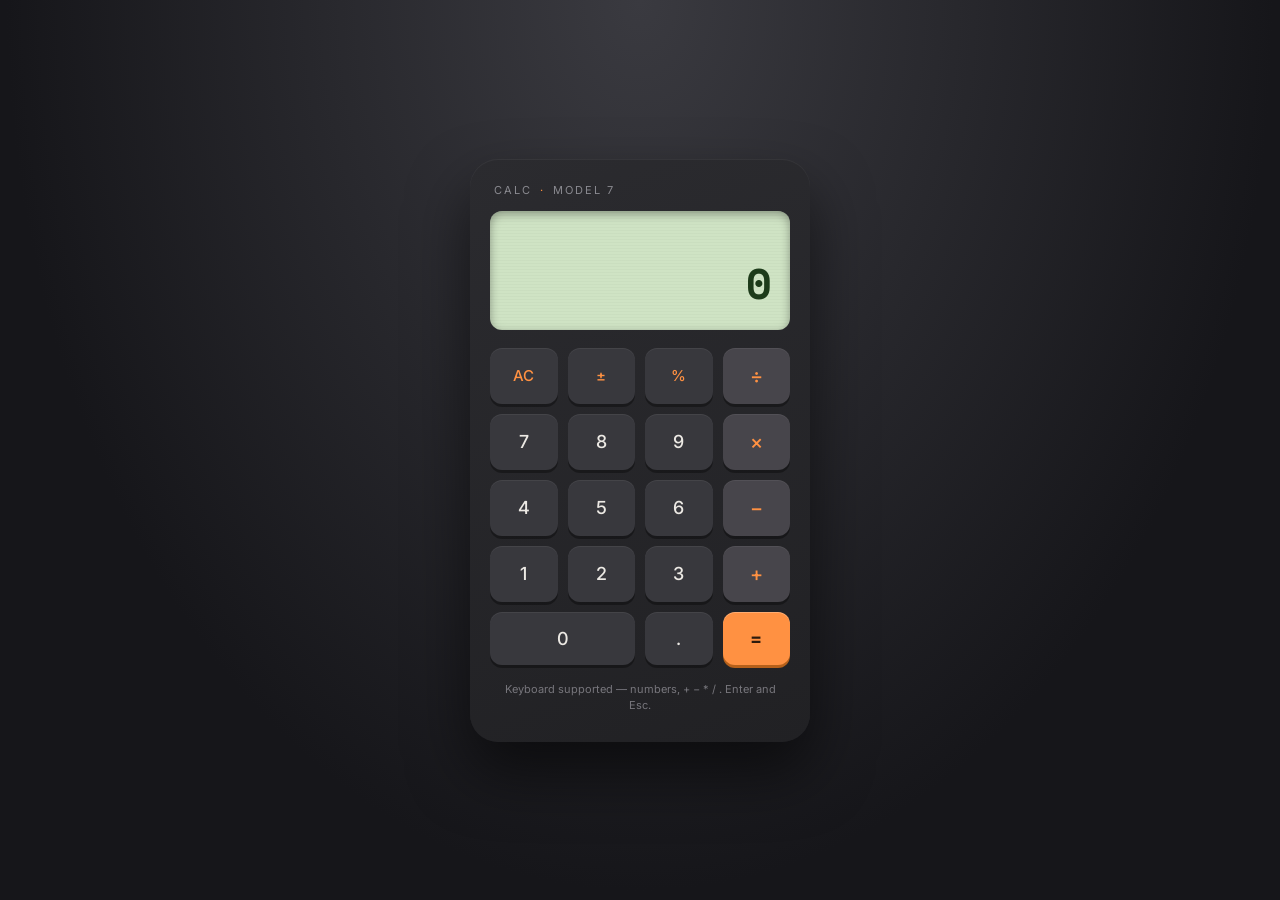
<file: CodeAlpha_Calculator/index.html>
<!DOCTYPE html>
<html lang="en">
<head>
<meta charset="UTF-8">
<meta name="viewport" content="width=device-width, initial-scale=1.0">
<title>Desk Calculator</title>
<link rel="preconnect" href="https://fonts.googleapis.com">
<link href="https://fonts.googleapis.com/css2?family=Space+Mono:wght@400;700&family=Inter:wght@500;600&display=swap" rel="stylesheet">
<link rel="stylesheet" href="style.css">
</head>
<body>
  <div class="device">
    <div class="device__brand">
      <span>CALC</span><span class="device__brand-dot">·</span><span>MODEL 7</span>
    </div>

    <div class="screen">
      <div class="screen__history" id="history">&nbsp;</div>
      <div class="screen__display" id="display">0</div>
    </div>

    <div class="keys">
      <button class="key key--fn" data-action="clear">AC</button>
      <button class="key key--fn" data-action="negate">±</button>
      <button class="key key--fn" data-action="percent">%</button>
      <button class="key key--op" data-op="÷">÷</button>

      <button class="key" data-num="7">7</button>
      <button class="key" data-num="8">8</button>
      <button class="key" data-num="9">9</button>
      <button class="key key--op" data-op="×">×</button>

      <button class="key" data-num="4">4</button>
      <button class="key" data-num="5">5</button>
      <button class="key" data-num="6">6</button>
      <button class="key key--op" data-op="−">−</button>

      <button class="key" data-num="1">1</button>
      <button class="key" data-num="2">2</button>
      <button class="key" data-num="3">3</button>
      <button class="key key--op" data-op="+">+</button>

      <button class="key key--wide" data-num="0">0</button>
      <button class="key" data-action="decimal">.</button>
      <button class="key key--equals" data-action="equals">=</button>
    </div>

    <p class="device__hint">Keyboard supported — numbers, + − * / . Enter and Esc.</p>
  </div>

<script src="script.js"></script>
</body>
</html>
</file>
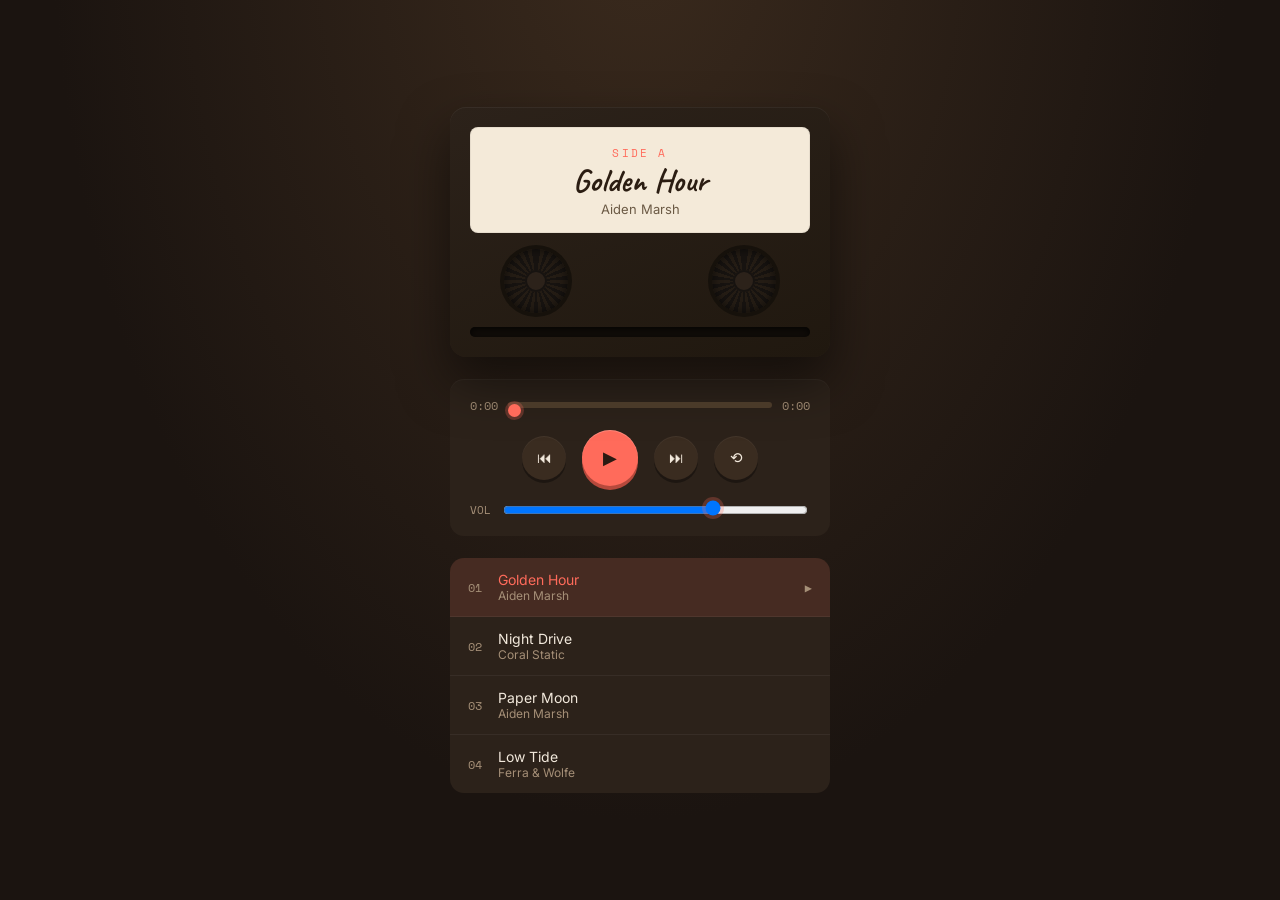
<file: CodeAlpha_MusicPlayer/index.html>
<!DOCTYPE html>
<html lang="en">
<head>
<meta charset="UTF-8">
<meta name="viewport" content="width=device-width, initial-scale=1.0">
<title>Side A — Mixtape Player</title>
<link rel="preconnect" href="https://fonts.googleapis.com">
<link href="https://fonts.googleapis.com/css2?family=Caveat:wght@600;700&family=Space+Mono:wght@400;700&family=Inter:wght@400;500;600&display=swap" rel="stylesheet">
<link rel="stylesheet" href="style.css">
</head>
<body>

<div class="player">

  <div class="cassette">
    <div class="cassette__shell">
      <div class="cassette__label">
        <span class="cassette__side">SIDE A</span>
        <h1 class="cassette__title" id="trackTitle">Golden Hour</h1>
        <p class="cassette__artist" id="trackArtist">Aiden Marsh</p>
      </div>
      <div class="cassette__reels">
        <div class="reel" id="reelLeft"><div class="reel__hub"></div></div>
        <div class="reel" id="reelRight"><div class="reel__hub"></div></div>
      </div>
      <div class="cassette__window"></div>
    </div>
  </div>

  <div class="deck">
    <div class="counter">
      <span id="timeElapsed">0:00</span>
      <div class="counter__track">
        <input type="range" id="seek" min="0" max="100" value="0" step="0.1">
        <div class="counter__fill" id="seekFill"></div>
      </div>
      <span id="timeTotal">0:00</span>
    </div>

    <div class="controls">
      <button class="ctrl-btn" id="prevBtn" aria-label="Previous track">⏮</button>
      <button class="ctrl-btn ctrl-btn--play" id="playBtn" aria-label="Play">▶</button>
      <button class="ctrl-btn" id="nextBtn" aria-label="Next track">⏭</button>
      <button class="ctrl-btn ctrl-btn--toggle" id="loopBtn" aria-label="Toggle loop">⟲</button>
    </div>

    <div class="volume">
      <span>VOL</span>
      <input type="range" id="volume" min="0" max="1" step="0.01" value="0.7">
    </div>
  </div>

  <ol class="playlist" id="playlist"></ol>

  <audio id="audio"></audio>
</div>

<script src="script.js"></script>
</body>
</html>
</file>
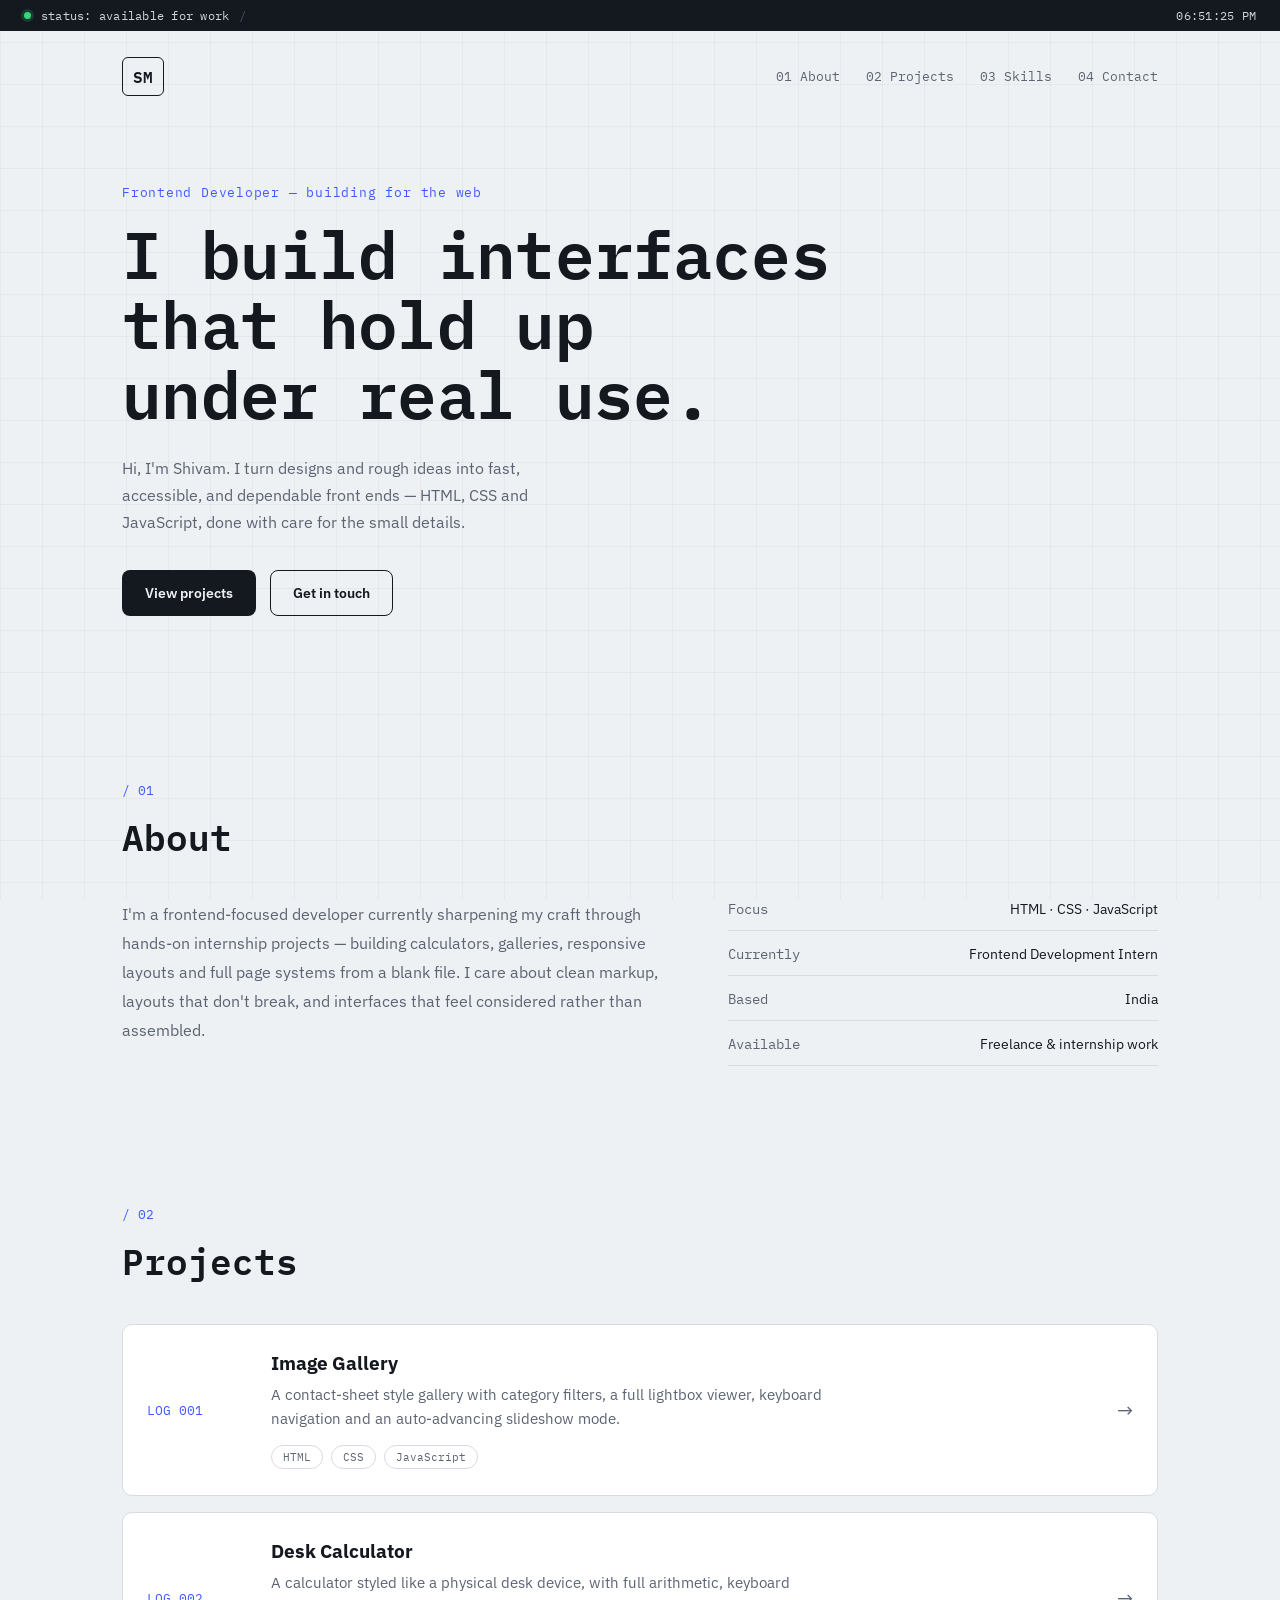
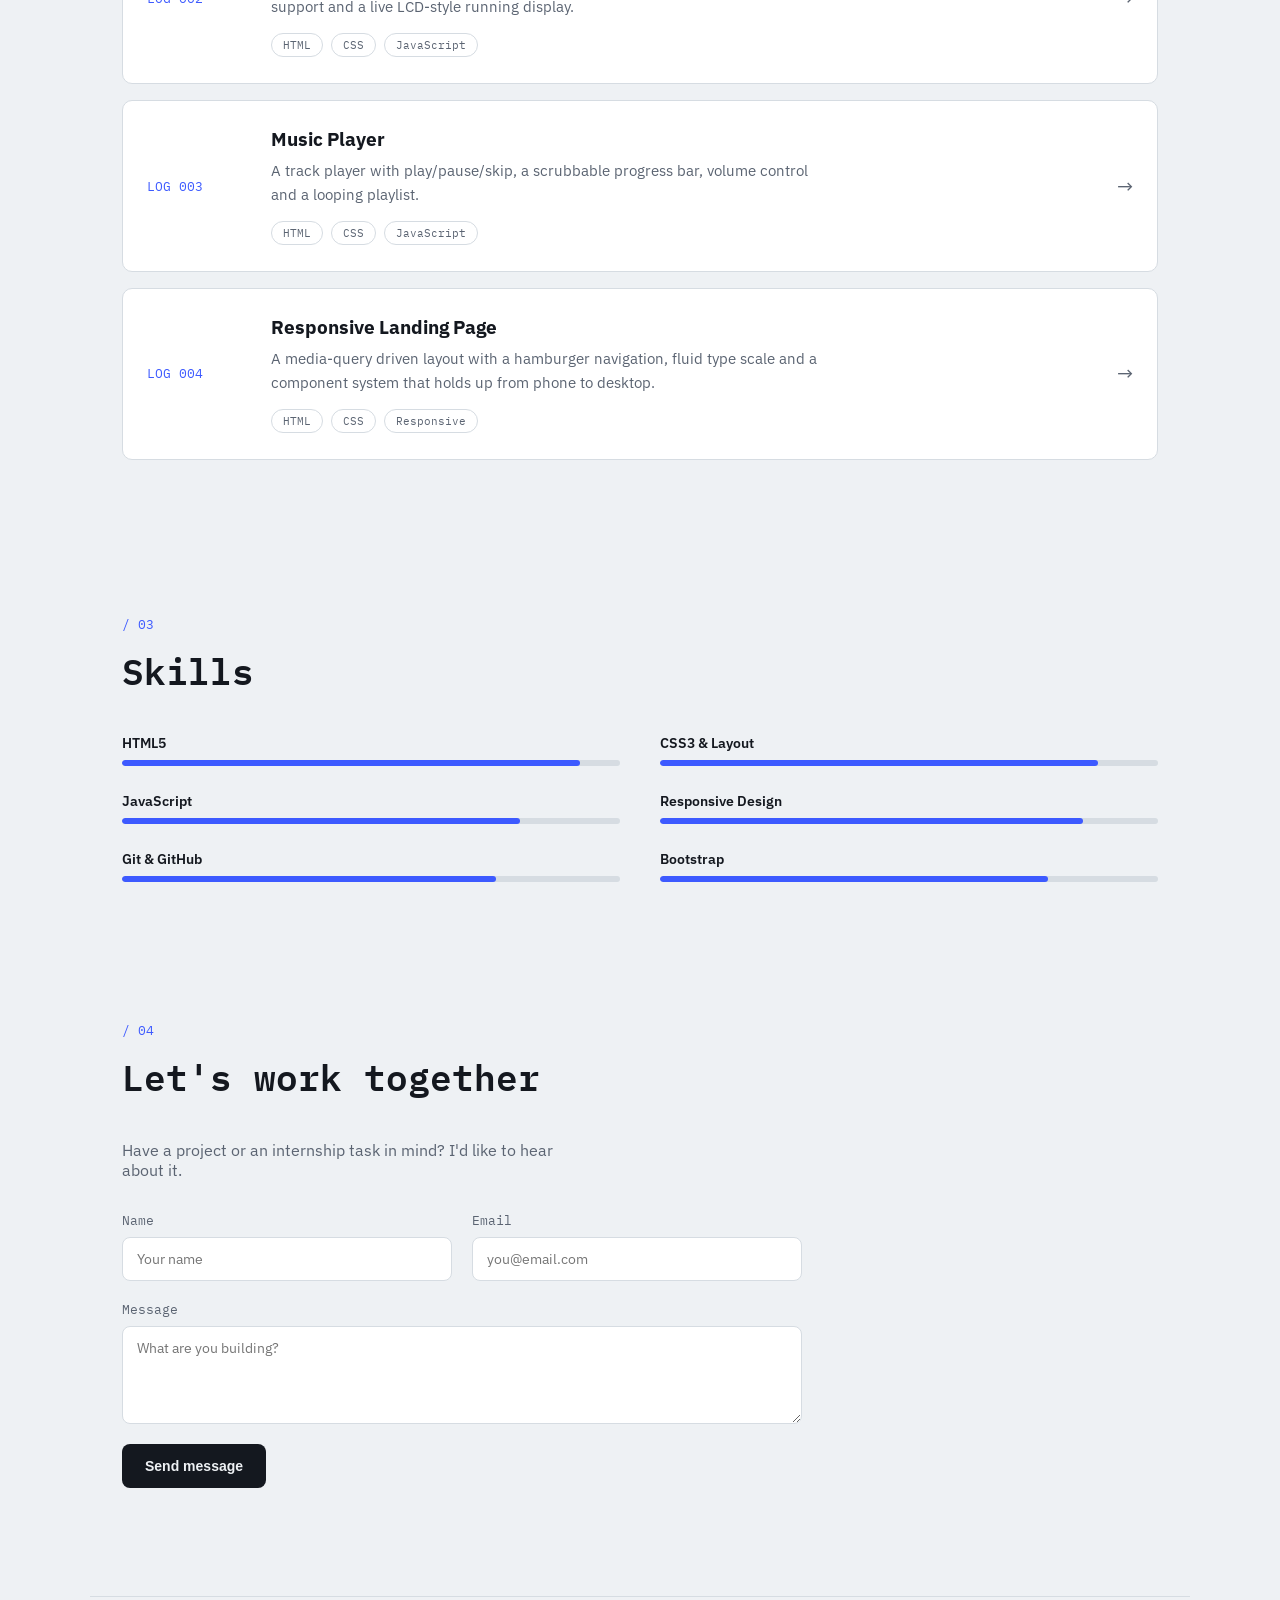
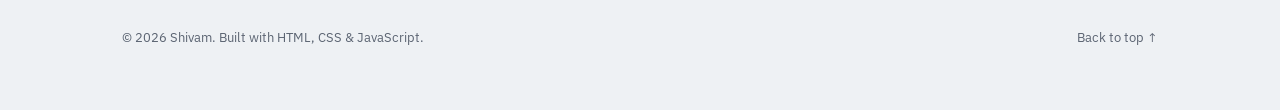
<file: CodeAlpha_Portfolio/index.html>
<!DOCTYPE html>
<html lang="en">
<head>
<meta charset="UTF-8">
<meta name="viewport" content="width=device-width, initial-scale=1.0">
<title>Shivam — Frontend Developer</title>
<link rel="preconnect" href="https://fonts.googleapis.com">
<link href="https://fonts.googleapis.com/css2?family=IBM+Plex+Mono:wght@400;500;600&family=IBM+Plex+Sans:wght@400;500;600&display=swap" rel="stylesheet">
<link rel="stylesheet" href="style.css">
</head>
<body>

<div class="topbar">
  <span class="topbar__dot"></span>
  <span>status: available for work</span>
  <span class="topbar__sep">/</span>
  <span id="clock"></span>
</div>

<header class="hero" id="top">
  <nav class="nav">
    <span class="nav__mark">SM</span>
    <div class="nav__links">
      <a href="#about">01 About</a>
      <a href="#projects">02 Projects</a>
      <a href="#skills">03 Skills</a>
      <a href="#contact">04 Contact</a>
    </div>
    <button class="nav__toggle" id="navToggle" aria-label="Toggle menu">☰</button>
  </nav>

  <div class="hero__body">
    <p class="hero__eyebrow">Frontend Developer — building for the web</p>
    <h1 class="hero__title">I build interfaces<br>that hold up<br>under real use.</h1>
    <p class="hero__desc">Hi, I'm Shivam. I turn designs and rough ideas into fast, accessible, and dependable
      front ends — HTML, CSS and JavaScript, done with care for the small details.</p>
    <div class="hero__cta">
      <a href="#projects" class="btn btn--primary">View projects</a>
      <a href="#contact" class="btn btn--ghost">Get in touch</a>
    </div>
  </div>
</header>

<section class="about" id="about">
  <p class="section__tag">/ 01</p>
  <h2 class="section__title">About</h2>
  <div class="about__grid">
    <p class="about__text">
      I'm a frontend-focused developer currently sharpening my craft through hands-on internship projects —
      building calculators, galleries, responsive layouts and full page systems from a blank file. I care about
      clean markup, layouts that don't break, and interfaces that feel considered rather than assembled.
    </p>
    <ul class="about__facts">
      <li><span>Focus</span>HTML · CSS · JavaScript</li>
      <li><span>Currently</span>Frontend Development Intern</li>
      <li><span>Based</span>India</li>
      <li><span>Available</span>Freelance &amp; internship work</li>
    </ul>
  </div>
</section>

<section class="projects" id="projects">
  <p class="section__tag">/ 02</p>
  <h2 class="section__title">Projects</h2>

  <article class="project">
    <div class="project__index">LOG 001</div>
    <div class="project__body">
      <h3>Image Gallery</h3>
      <p>A contact-sheet style gallery with category filters, a full lightbox viewer, keyboard navigation
        and an auto-advancing slideshow mode.</p>
      <div class="project__tags"><span>HTML</span><span>CSS</span><span>JavaScript</span></div>
    </div>
    <a class="project__link" href="#" aria-label="View project">→</a>
  </article>

  <article class="project">
    <div class="project__index">LOG 002</div>
    <div class="project__body">
      <h3>Desk Calculator</h3>
      <p>A calculator styled like a physical desk device, with full arithmetic, keyboard support and a
        live LCD-style running display.</p>
      <div class="project__tags"><span>HTML</span><span>CSS</span><span>JavaScript</span></div>
    </div>
    <a class="project__link" href="#" aria-label="View project">→</a>
  </article>

  <article class="project">
    <div class="project__index">LOG 003</div>
    <div class="project__body">
      <h3>Music Player</h3>
      <p>A track player with play/pause/skip, a scrubbable progress bar, volume control and a
        looping playlist.</p>
      <div class="project__tags"><span>HTML</span><span>CSS</span><span>JavaScript</span></div>
    </div>
    <a class="project__link" href="#" aria-label="View project">→</a>
  </article>

  <article class="project">
    <div class="project__index">LOG 004</div>
    <div class="project__body">
      <h3>Responsive Landing Page</h3>
      <p>A media-query driven layout with a hamburger navigation, fluid type scale and a
        component system that holds up from phone to desktop.</p>
      <div class="project__tags"><span>HTML</span><span>CSS</span><span>Responsive</span></div>
    </div>
    <a class="project__link" href="#" aria-label="View project">→</a>
  </article>
</section>

<section class="skills" id="skills">
  <p class="section__tag">/ 03</p>
  <h2 class="section__title">Skills</h2>
  <div class="skills__grid">
    <div class="skill"><span class="skill__label">HTML5</span><div class="skill__bar"><i style="--w:92%"></i></div></div>
    <div class="skill"><span class="skill__label">CSS3 &amp; Layout</span><div class="skill__bar"><i style="--w:88%"></i></div></div>
    <div class="skill"><span class="skill__label">JavaScript</span><div class="skill__bar"><i style="--w:80%"></i></div></div>
    <div class="skill"><span class="skill__label">Responsive Design</span><div class="skill__bar"><i style="--w:85%"></i></div></div>
    <div class="skill"><span class="skill__label">Git &amp; GitHub</span><div class="skill__bar"><i style="--w:75%"></i></div></div>
    <div class="skill"><span class="skill__label">Bootstrap</span><div class="skill__bar"><i style="--w:78%"></i></div></div>
  </div>
</section>

<section class="contact" id="contact">
  <p class="section__tag">/ 04</p>
  <h2 class="section__title">Let's work together</h2>
  <p class="contact__desc">Have a project or an internship task in mind? I'd like to hear about it.</p>
  <form class="contact__form" id="contactForm">
    <div class="field">
      <label for="name">Name</label>
      <input id="name" name="name" type="text" required placeholder="Your name">
    </div>
    <div class="field">
      <label for="email">Email</label>
      <input id="email" name="email" type="email" required placeholder="you@email.com">
    </div>
    <div class="field field--full">
      <label for="message">Message</label>
      <textarea id="message" name="message" rows="4" required placeholder="What are you building?"></textarea>
    </div>
    <button type="submit" class="btn btn--primary">Send message</button>
    <p class="contact__status" id="formStatus" aria-live="polite"></p>
  </form>
</section>

<footer class="footer">
  <span>© 2026 Shivam. Built with HTML, CSS &amp; JavaScript.</span>
  <a href="#top">Back to top ↑</a>
</footer>

<script src="script.js"></script>
</body>
</html>
</file>
<file: CodeAlpha_Calculator/style.css>
:root{
  --case:#2b2b2f;
  --case-dark:#212124;
  --key:#38383d;
  --key-hi:#434349;
  --lcd:#cfe3c4;
  --lcd-ink:#1d3b1a;
  --amber:#ff9142;
  --text:#ece9e4;
}

*{box-sizing:border-box;}
body{
  margin:0;
  min-height:100vh;
  display:flex;
  align-items:center;
  justify-content:center;
  background:radial-gradient(ellipse at 50% 0%, #3a3a40, #16161a 70%);
  font-family:'Inter',sans-serif;
  padding:32px;
}

.device{
  width:340px;
  background:linear-gradient(160deg,var(--case),var(--case-dark));
  border-radius:28px;
  padding:22px 20px 26px;
  box-shadow:
    0 30px 60px rgba(0,0,0,.55),
    inset 0 1px 0 rgba(255,255,255,.05);
}

.device__brand{
  display:flex;
  align-items:center;
  gap:8px;
  font-size:11px;
  letter-spacing:.18em;
  color:#8a8a90;
  margin:2px 4px 14px;
}
.device__brand-dot{color:var(--amber);}

.screen{
  background:var(--lcd);
  border-radius:12px;
  padding:20px 18px 16px;
  margin-bottom:18px;
  box-shadow:inset 0 3px 10px rgba(0,0,0,.35);
  background-image:repeating-linear-gradient(0deg, rgba(0,0,0,.025) 0px, rgba(0,0,0,.025) 1px, transparent 1px, transparent 3px);
}
.screen__history{
  font-family:'Space Mono',monospace;
  font-size:14px;
  color:var(--lcd-ink);
  opacity:.6;
  min-height:18px;
  text-align:right;
  overflow:hidden;
  white-space:nowrap;
}
.screen__display{
  font-family:'Space Mono',monospace;
  font-weight:700;
  font-size:clamp(32px,9vw,42px);
  color:var(--lcd-ink);
  text-align:right;
  overflow:hidden;
  white-space:nowrap;
  letter-spacing:.01em;
}

.keys{
  display:grid;
  grid-template-columns:repeat(4,1fr);
  gap:10px;
}
.key{
  border:none;
  border-radius:12px;
  background:var(--key);
  color:var(--text);
  font-family:'Inter',sans-serif;
  font-weight:500;
  font-size:18px;
  padding:16px 0;
  cursor:pointer;
  box-shadow:
    0 3px 0 rgba(0,0,0,.35),
    inset 0 1px 0 rgba(255,255,255,.06);
  transition:transform .06s ease, box-shadow .06s ease, background .15s ease;
}
.key:hover{background:var(--key-hi);}
.key:active{
  transform:translateY(3px);
  box-shadow:inset 0 1px 0 rgba(255,255,255,.06);
}
.key--wide{grid-column:span 2;}
.key--fn{color:var(--amber); font-size:15px; letter-spacing:.03em;}
.key--op{
  background:#47454b;
  color:var(--amber);
  font-size:20px;
}
.key--op:hover{background:#514f56;}
.key--equals{
  background:var(--amber);
  color:#2b1a0d;
  font-weight:700;
  box-shadow:
    0 3px 0 #b5601a,
    inset 0 1px 0 rgba(255,255,255,.25);
}
.key--equals:hover{background:#ff9d59;}
.key--equals:active{box-shadow:inset 0 1px 0 rgba(255,255,255,.15);}

.key:focus-visible{outline:2px solid var(--amber); outline-offset:2px;}

.device__hint{
  text-align:center;
  color:#77767c;
  font-size:11px;
  margin:16px 4px 2px;
  line-height:1.5;
}

@media (max-width:400px){
  .device{width:100%;}
}
</file>
<file: CodeAlpha_MusicPlayer/style.css>
:root{
  --bg:#1b1410;
  --shell:#2c221a;
  --shell-dark:#20180f;
  --label:#f4ead9;
  --ink:#2b1d12;
  --coral:#ff6b5b;
  --muted:#a58f77;
  --text:#f2e9dc;
}

*{box-sizing:border-box;}
body{
  margin:0;
  min-height:100vh;
  display:flex;
  align-items:center;
  justify-content:center;
  background:radial-gradient(ellipse at 50% -10%, #3a2a1d, var(--bg) 65%);
  font-family:'Inter',sans-serif;
  color:var(--text);
  padding:32px;
}

.player{
  width:380px;
  display:flex;
  flex-direction:column;
  gap:22px;
}

/* ---- Cassette ---- */
.cassette__shell{
  background:linear-gradient(160deg,var(--shell),var(--shell-dark));
  border-radius:16px;
  padding:20px;
  position:relative;
  box-shadow:0 24px 50px rgba(0,0,0,.5), inset 0 1px 0 rgba(255,255,255,.05);
}
.cassette__label{
  background:var(--label);
  border-radius:8px;
  padding:14px 18px 16px;
  text-align:center;
  color:var(--ink);
  margin-bottom:16px;
  box-shadow:inset 0 0 0 1px rgba(0,0,0,.06);
}
.cassette__side{
  font-family:'Space Mono',monospace;
  font-size:11px;
  letter-spacing:.2em;
  color:var(--coral);
}
.cassette__title{
  font-family:'Caveat',cursive;
  font-size:32px;
  font-weight:700;
  margin:4px 0 0;
  line-height:1;
}
.cassette__artist{
  font-family:'Inter',sans-serif;
  font-size:13px;
  color:#6b5a45;
  margin:4px 0 0;
}

.cassette__reels{
  display:flex;
  justify-content:space-between;
  padding:0 34px;
  margin-bottom:14px;
}
.reel{
  width:64px;height:64px;
  border-radius:50%;
  background:
    repeating-conic-gradient(#171310 0deg 8deg, #241c14 8deg 16deg);
  display:flex;
  align-items:center;
  justify-content:center;
  box-shadow:0 0 0 4px #16110b, inset 0 0 10px rgba(0,0,0,.6);
}
.reel__hub{
  width:22px;height:22px;
  border-radius:50%;
  background:var(--shell);
  box-shadow:inset 0 0 0 2px #171310;
}
.reel.spin{animation:spin 2.4s linear infinite;}
@keyframes spin{to{transform:rotate(360deg);}}

.cassette__window{
  height:10px;
  border-radius:6px;
  background:#100c08;
  box-shadow:inset 0 2px 6px rgba(0,0,0,.7);
}

/* ---- Deck controls ---- */
.deck{
  background:var(--shell);
  border-radius:14px;
  padding:18px 20px;
  box-shadow:inset 0 1px 0 rgba(255,255,255,.04);
}

.counter{
  display:flex;
  align-items:center;
  gap:10px;
  font-family:'Space Mono',monospace;
  font-size:12px;
  color:var(--muted);
  margin-bottom:16px;
}
.counter__track{
  position:relative;
  flex:1;
  height:6px;
}
.counter__track input[type="range"]{
  -webkit-appearance:none;
  appearance:none;
  width:100%;
  height:6px;
  background:transparent;
  position:relative;
  z-index:2;
  margin:0;
}
.counter__track::before{
  content:"";
  position:absolute;
  inset:0;
  background:#4a3a29;
  border-radius:4px;
}
.counter__fill{
  position:absolute;
  left:0; top:0; bottom:0;
  width:0%;
  background:var(--coral);
  border-radius:4px;
  pointer-events:none;
}
input[type="range"]::-webkit-slider-thumb{
  -webkit-appearance:none;
  width:13px;height:13px;
  border-radius:50%;
  background:var(--coral);
  box-shadow:0 0 0 3px rgba(255,107,91,.25);
  margin-top:-3.5px;
  cursor:pointer;
}
input[type="range"]::-moz-range-thumb{
  width:13px;height:13px;border-radius:50%;
  background:var(--coral); border:none;
  box-shadow:0 0 0 3px rgba(255,107,91,.25);
  cursor:pointer;
}
input[type="range"]::-webkit-slider-runnable-track{background:transparent;}

.controls{
  display:flex;
  align-items:center;
  justify-content:center;
  gap:16px;
  margin-bottom:16px;
}
.ctrl-btn{
  background:#3a2c20;
  border:none;
  color:var(--text);
  width:44px;height:44px;
  border-radius:50%;
  font-size:15px;
  cursor:pointer;
  box-shadow:0 3px 0 rgba(0,0,0,.35), inset 0 1px 0 rgba(255,255,255,.05);
  transition:transform .1s ease, background .15s ease;
}
.ctrl-btn:hover{background:#463421;}
.ctrl-btn:active{transform:translateY(2px); box-shadow:inset 0 1px 0 rgba(255,255,255,.05);}
.ctrl-btn--play{
  width:56px;height:56px;
  background:var(--coral);
  color:#2b1a12;
  font-size:18px;
  box-shadow:0 4px 0 #b6493c, inset 0 1px 0 rgba(255,255,255,.2);
}
.ctrl-btn--play:hover{background:#ff7d6f;}
.ctrl-btn--toggle.active{color:var(--coral);}
.ctrl-btn:focus-visible{outline:2px solid var(--coral); outline-offset:2px;}

.volume{
  display:flex;
  align-items:center;
  gap:10px;
  font-family:'Space Mono',monospace;
  font-size:11px;
  color:var(--muted);
}
.volume input{width:100%;}

/* ---- Playlist ---- */
.playlist{
  list-style:none;
  margin:0; padding:0;
  background:var(--shell);
  border-radius:14px;
  overflow:hidden;
}
.playlist li{
  display:flex;
  align-items:center;
  gap:12px;
  padding:13px 18px;
  font-size:14px;
  cursor:pointer;
  border-bottom:1px solid rgba(255,255,255,.05);
  transition:background .15s ease;
}
.playlist li:last-child{border-bottom:none;}
.playlist li:hover{background:rgba(255,255,255,.04);}
.playlist li.active{background:rgba(255,107,91,.12); color:var(--coral);}
.playlist li .num{
  font-family:'Space Mono',monospace;
  color:var(--muted);
  font-size:12px;
  width:18px;
}
.playlist li .meta{flex:1;}
.playlist li .meta small{display:block; color:var(--muted); font-size:12px;}
.playlist li .dur{font-family:'Space Mono',monospace; font-size:12px; color:var(--muted);}

@media (max-width:420px){
  .player{width:100%;}
}

@media (prefers-reduced-motion: reduce){
  .reel.spin{animation:none;}
}
</file>
<file: CodeAlpha_Portfolio/style.css>
:root{
  --paper:#eef1f4;
  --ink:#14181f;
  --line:#d6dce2;
  --accent:#3d5aff;
  --muted:#5b6472;
  --card:#ffffff;
  --radius:10px;
}

*{box-sizing:border-box; margin:0; padding:0;}
html{scroll-behavior:smooth;}
body{
  background:var(--paper);
  color:var(--ink);
  font-family:'IBM Plex Sans',sans-serif;
  background-image:
    linear-gradient(var(--line) 1px, transparent 1px),
    linear-gradient(90deg, var(--line) 1px, transparent 1px);
  background-size:100% 42px, 42px 100%;
  background-attachment:fixed;
  background-position:0 0;
}
body{background-color:var(--paper);}
body::before{content:none;}
img{max-width:100%; display:block;}
a{color:inherit; text-decoration:none;}

/* subtle grid only, low opacity */
body{
  background-image:
    linear-gradient(rgba(20,24,31,.04) 1px, transparent 1px),
    linear-gradient(90deg, rgba(20,24,31,.04) 1px, transparent 1px);
}

.topbar{
  background:var(--ink);
  color:#cfd6e0;
  font-family:'IBM Plex Mono',monospace;
  font-size:12px;
  padding:8px 24px;
  display:flex;
  gap:10px;
  align-items:center;
  letter-spacing:.02em;
}
.topbar__dot{
  width:7px;height:7px;border-radius:50%;
  background:#37d67a;
  box-shadow:0 0 0 3px rgba(55,214,122,.18);
}
.topbar__sep{color:#4a5262;}
#clock{margin-left:auto; font-variant-numeric:tabular-nums;}

/* ---- Nav ---- */
.nav{
  max-width:1100px;
  margin:0 auto;
  padding:26px 32px 0;
  display:flex;
  align-items:center;
  gap:32px;
}
.nav__mark{
  font-family:'IBM Plex Mono',monospace;
  font-weight:600;
  font-size:16px;
  border:1px solid var(--ink);
  padding:5px 10px;
  border-radius:6px;
}
.nav__links{
  display:flex;
  gap:26px;
  margin-left:auto;
  font-family:'IBM Plex Mono',monospace;
  font-size:13px;
  color:var(--muted);
}
.nav__links a:hover{color:var(--accent);}
.nav__toggle{display:none; background:none; border:1px solid var(--ink); border-radius:6px; font-size:16px; padding:6px 10px; cursor:pointer;}

/* ---- Hero ---- */
.hero__body{
  max-width:1100px;
  margin:0 auto;
  padding:88px 32px 96px;
}
.hero__eyebrow{
  font-family:'IBM Plex Mono',monospace;
  color:var(--accent);
  font-size:13px;
  letter-spacing:.06em;
  margin-bottom:18px;
}
.hero__title{
  font-family:'IBM Plex Mono',monospace;
  font-weight:600;
  font-size:clamp(36px,6.4vw,66px);
  line-height:1.06;
  letter-spacing:-.01em;
  max-width:780px;
}
.hero__desc{
  max-width:480px;
  color:var(--muted);
  font-size:16px;
  line-height:1.7;
  margin:26px 0 34px;
}
.hero__cta{display:flex; gap:14px; flex-wrap:wrap;}

.btn{
  display:inline-flex;
  align-items:center;
  gap:8px;
  padding:13px 22px;
  border-radius:8px;
  font-weight:600;
  font-size:14px;
  cursor:pointer;
  border:1px solid transparent;
  transition:transform .15s ease, background .2s ease, border-color .2s ease;
}
.btn:hover{transform:translateY(-2px);}
.btn--primary{background:var(--ink); color:var(--paper);}
.btn--primary:hover{background:var(--accent);}
.btn--ghost{border-color:var(--ink); color:var(--ink); background:transparent;}
.btn--ghost:hover{border-color:var(--accent); color:var(--accent);}

/* ---- Sections shared ---- */
section{max-width:1100px; margin:0 auto; padding:70px 32px;}
.section__tag{
  font-family:'IBM Plex Mono',monospace;
  color:var(--accent);
  font-size:13px;
  margin-bottom:10px;
}
.section__title{
  font-family:'IBM Plex Mono',monospace;
  font-weight:600;
  font-size:clamp(26px,4vw,36px);
  margin-bottom:36px;
}

/* ---- About ---- */
.about__grid{
  display:grid;
  grid-template-columns:1.3fr 1fr;
  gap:48px;
}
.about__text{color:var(--muted); font-size:16px; line-height:1.8;}
.about__facts{list-style:none; display:flex; flex-direction:column; gap:14px;}
.about__facts li{
  display:flex;
  justify-content:space-between;
  border-bottom:1px solid var(--line);
  padding-bottom:12px;
  font-size:14px;
}
.about__facts span{
  font-family:'IBM Plex Mono',monospace;
  color:var(--muted);
}

/* ---- Projects ---- */
.project{
  display:grid;
  grid-template-columns:100px 1fr 40px;
  align-items:center;
  gap:24px;
  padding:26px 24px;
  background:var(--card);
  border:1px solid var(--line);
  border-radius:var(--radius);
  margin-bottom:16px;
  transition:border-color .2s ease, transform .2s ease;
}
.project:hover{border-color:var(--accent); transform:translateX(4px);}
.project__index{
  font-family:'IBM Plex Mono',monospace;
  color:var(--accent);
  font-size:13px;
}
.project__body h3{font-size:19px; margin-bottom:8px;}
.project__body p{color:var(--muted); font-size:14.5px; line-height:1.65; max-width:560px;}
.project__tags{display:flex; gap:8px; margin-top:14px; flex-wrap:wrap;}
.project__tags span{
  font-family:'IBM Plex Mono',monospace;
  font-size:11px;
  border:1px solid var(--line);
  border-radius:20px;
  padding:4px 11px;
  color:var(--muted);
}
.project__link{font-size:20px; color:var(--muted); text-align:right;}
.project:hover .project__link{color:var(--accent);}

/* ---- Skills ---- */
.skills__grid{display:grid; grid-template-columns:1fr 1fr; gap:26px 40px;}
.skill__label{font-size:14px; font-weight:600; display:block; margin-bottom:8px;}
.skill__bar{height:6px; background:var(--line); border-radius:4px; overflow:hidden;}
.skill__bar i{
  display:block; height:100%; width:0; background:var(--accent);
  border-radius:4px;
  transition:width 1.1s cubic-bezier(.2,.7,.2,1);
}
.skill__bar.in-view i{width:var(--w);}

/* ---- Contact ---- */
.contact__desc{color:var(--muted); margin-bottom:32px; max-width:440px;}
.contact__form{
  display:grid;
  grid-template-columns:1fr 1fr;
  gap:20px;
  max-width:680px;
}
.field{display:flex; flex-direction:column; gap:8px;}
.field--full{grid-column:1/-1;}
.field label{font-size:13px; font-family:'IBM Plex Mono',monospace; color:var(--muted);}
.field input, .field textarea{
  border:1px solid var(--line);
  background:var(--card);
  border-radius:8px;
  padding:12px 14px;
  font-family:'IBM Plex Sans',sans-serif;
  font-size:14px;
  color:var(--ink);
  resize:vertical;
}
.field input:focus, .field textarea:focus{
  outline:none;
  border-color:var(--accent);
  box-shadow:0 0 0 3px rgba(61,90,255,.12);
}
.contact__form .btn{grid-column:1/-1; justify-self:start;}
.contact__status{grid-column:1/-1; font-size:13px; color:var(--accent); min-height:18px;}

/* ---- Footer ---- */
.footer{
  max-width:1100px;
  margin:0 auto;
  padding:32px 32px 64px;
  display:flex;
  justify-content:space-between;
  color:var(--muted);
  font-size:13px;
  border-top:1px solid var(--line);
}
.footer a:hover{color:var(--accent);}

/* ---- Responsive ---- */
@media (max-width:760px){
  .nav__links{
    position:absolute;
    top:64px; right:32px; left:32px;
    background:var(--card);
    border:1px solid var(--line);
    border-radius:10px;
    flex-direction:column;
    padding:16px;
    display:none;
    gap:14px;
    z-index:10;
  }
  .nav__links.open{display:flex;}
  .nav__toggle{display:block; margin-left:auto;}
  .about__grid{grid-template-columns:1fr;}
  .project{grid-template-columns:1fr; text-align:left;}
  .project__link{display:none;}
  .skills__grid{grid-template-columns:1fr;}
  .contact__form{grid-template-columns:1fr;}
}

@media (prefers-reduced-motion: reduce){
  *{transition:none !important; scroll-behavior:auto !important;}
}
</file>
